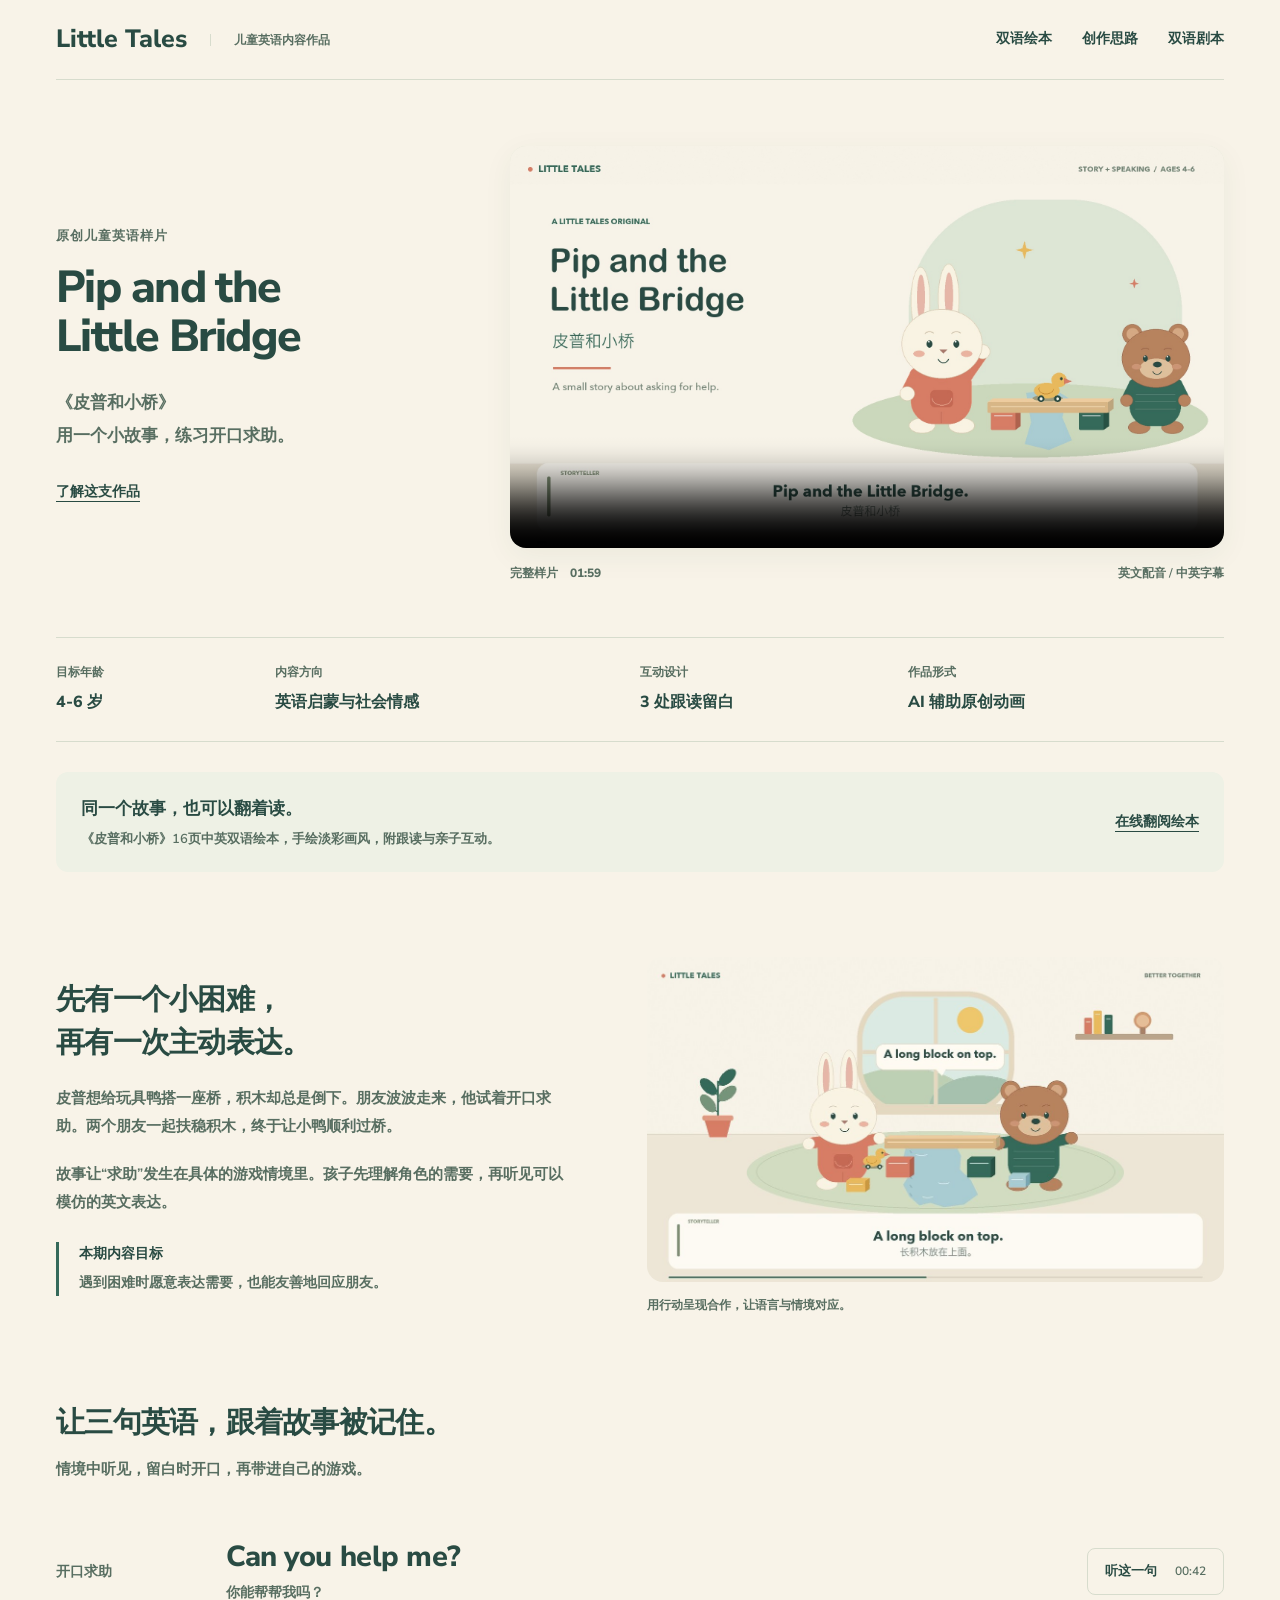
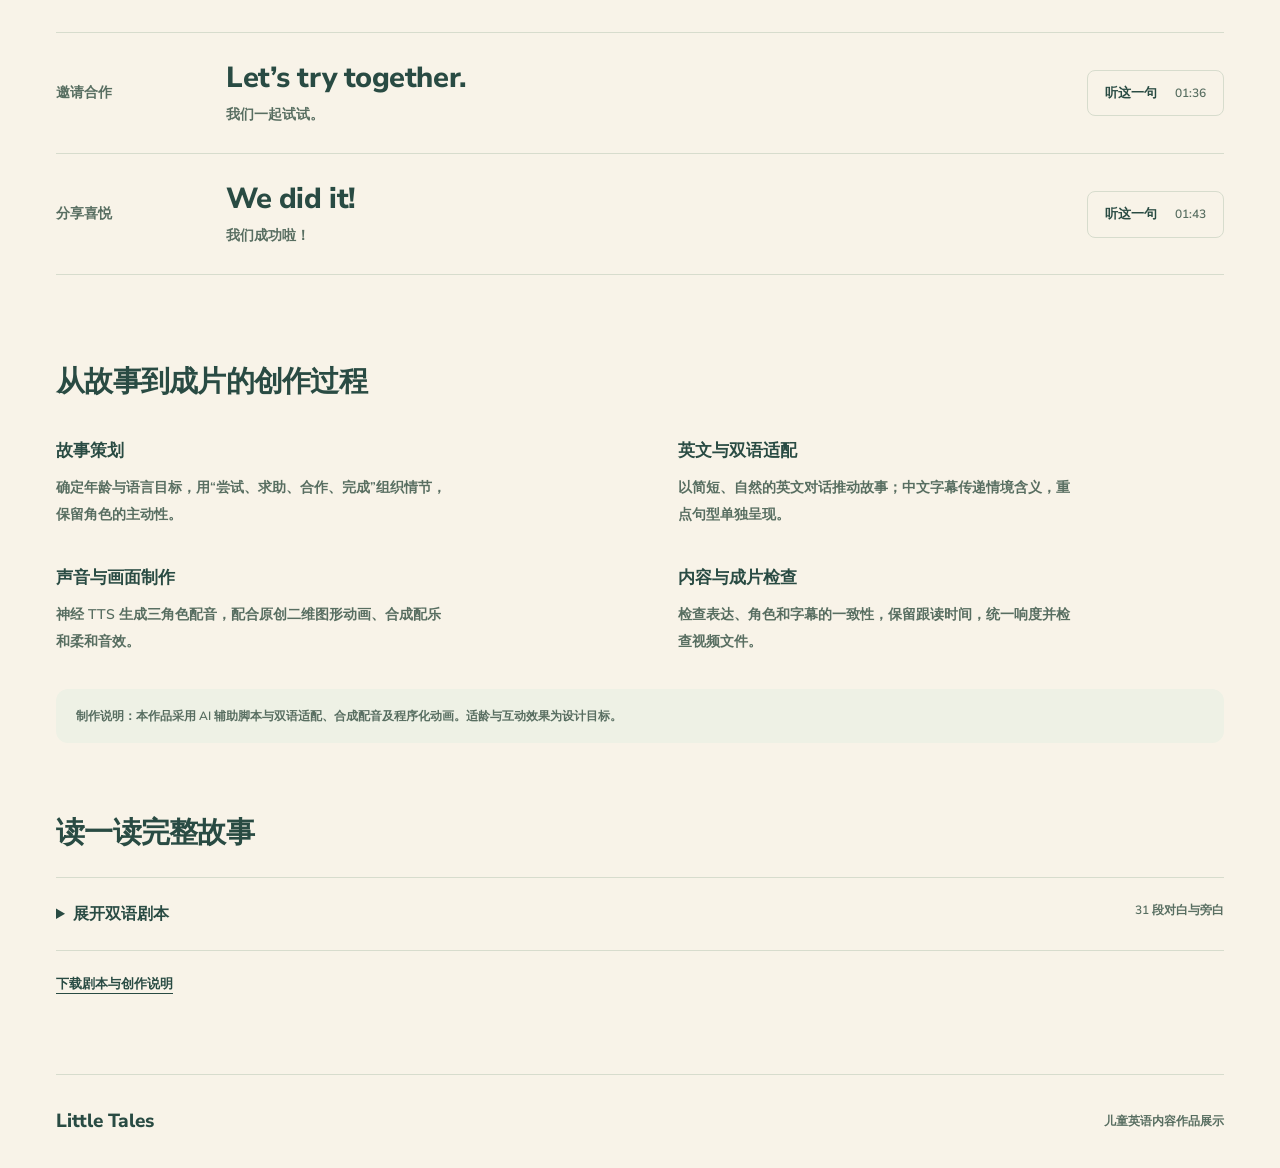
<file: index.html>
<!doctype html>
<html lang="zh-CN">
<head>
  <meta charset="utf-8">
  <meta name="viewport" content="width=device-width,initial-scale=1">
  <meta name="theme-color" content="#f8f3e8">
  <meta name="description" content="《Pip and the Little Bridge》儿童英语故事作品：面向4-6岁儿童，融合英文故事、双语字幕与跟读互动。在线观看完整样片，了解故事策划、双语适配与AI辅助制作流程。">
  <meta property="og:title" content="Pip and the Little Bridge | 儿童英语故事作品">
  <meta property="og:description" content="一个关于开口求助与合作的小故事。2分钟英文动画，附双语剧本与创作思路。">
  <meta property="og:type" content="website">
  <meta property="og:image" content="https://cassiee-z.github.io/little-tales/assets/poster.jpg">
  <meta name="color-scheme" content="light dark">
  <title>Pip and the Little Bridge | 儿童英语故事作品</title>
  <link rel="icon" href="assets/favicon.png" type="image/png">
  <link rel="preload" href="assets/nunito-sans-latin-800-normal.woff2" as="font" type="font/woff2" crossorigin>
  <link rel="stylesheet" href="style.css">
  <script src="app.js" defer></script>
</head>
<body>
  <a class="skip" href="#main">跳到作品内容</a>
  <header class="site-header wrap">
    <a class="brand" href="./" aria-label="Little Tales 作品首页">Little Tales<span>儿童英语内容作品</span></a>
    <nav aria-label="页面导航"><a href="book/">双语绘本</a><a href="#idea">创作思路</a><a href="#script">双语剧本</a></nav>
  </header>

  <main id="main">
    <section class="hero wrap" aria-labelledby="title">
      <div class="hero-copy">
        <p class="eyebrow">原创儿童英语样片</p>
        <h1 id="title" lang="en"><span>Pip and the</span> <span>Little Bridge</span></h1>
        <p class="hero-description">《皮普和小桥》<br>用一个小故事，练习开口求助。</p>
        <a class="text-link" href="#idea">了解这支作品</a>
      </div>
      <figure class="player" id="watch">
        <video id="story-video" controls playsinline preload="metadata" poster="assets/poster.jpg" aria-label="皮普和小桥：英文配音、中英字幕的儿童故事，时长约两分钟" aria-describedby="video-caption">
          <source src="assets/story.mp4" type="video/mp4">
          <track kind="captions" src="assets/english.vtt" srclang="en" label="English">
          您的浏览器暂不支持内嵌视频，可<a href="assets/story.mp4">打开视频</a>观看。
        </video>
        <p id="player-message" class="player-message" role="status" hidden></p>
        <figcaption id="video-caption"><span>完整样片 <b>01:59</b></span><span>英文配音 / 中英字幕</span></figcaption>
      </figure>
    </section>

    <dl class="facts wrap" aria-label="作品信息">
      <div><dt>目标年龄</dt><dd>4-6 岁</dd></div>
      <div><dt>内容方向</dt><dd>英语启蒙与社会情感</dd></div>
      <div><dt>互动设计</dt><dd>3 处跟读留白</dd></div>
      <div><dt>作品形式</dt><dd>AI 辅助原创动画</dd></div>
    </dl>

    <aside class="book-invitation wrap" aria-label="配套绘本">
      <div><strong>同一个故事，也可以翻着读。</strong><p>《皮普和小桥》16页中英双语绘本，手绘淡彩画风，附跟读与亲子互动。</p></div>
      <a href="book/">在线翻阅绘本</a>
    </aside>

    <section id="idea" class="idea wrap section" aria-labelledby="idea-title">
      <div class="idea-copy">
        <h2 id="idea-title">先有一个小困难，<br>再有一次主动表达。</h2>
        <p>皮普想给玩具鸭搭一座桥，积木却总是倒下。朋友波波走来，他试着开口求助。两个朋友一起扶稳积木，终于让小鸭顺利过桥。</p>
        <p>故事让“求助”发生在具体的游戏情境里。孩子先理解角色的需要，再听见可以模仿的英文表达。</p>
        <div class="editor-note"><strong>本期内容目标</strong><p>遇到困难时愿意表达需要，也能友善地回应朋友。</p></div>
      </div>
      <figure class="story-still"><img src="assets/together.jpg" width="1200" height="675" alt="皮普和波波一起扶着长积木，在室内玩具场景中搭桥" loading="lazy"><figcaption>用行动呈现合作，让语言与情境对应。</figcaption></figure>
    </section>

    <section class="language wrap section" aria-labelledby="language-title">
      <h2 id="language-title">让三句英语，跟着故事被记住。</h2>
      <p class="section-intro">情境中听见，留白时开口，再带进自己的游戏。</p>
      <div class="phrases">
        <article><div class="phrase-purpose">开口求助</div><div><h3 lang="en">Can you help me?</h3><p>你能帮帮我吗？</p></div><button class="seek" data-seek="42.4" type="button" aria-label="听这一句 00:42，求助跟读片段">听这一句 <span>00:42</span></button></article>
        <article><div class="phrase-purpose">邀请合作</div><div><h3 lang="en">Let’s try together.</h3><p>我们一起试试。</p></div><button class="seek" data-seek="96.91" type="button" aria-label="听这一句 01:36，合作跟读片段">听这一句 <span>01:36</span></button></article>
        <article><div class="phrase-purpose">分享喜悦</div><div><h3 lang="en">We did it!</h3><p>我们成功啦！</p></div><button class="seek" data-seek="103.66" type="button" aria-label="听这一句 01:43，成功跟读片段">听这一句 <span>01:43</span></button></article>
      </div>
    </section>

    <section class="making wrap section" aria-labelledby="making-title">
      <h2 id="making-title">从故事到成片的创作过程</h2>
      <div class="making-grid">
        <div><h3>故事策划</h3><p>确定年龄与语言目标，用“尝试、求助、合作、完成”组织情节，保留角色的主动性。</p></div>
        <div><h3>英文与双语适配</h3><p>以简短、自然的英文对话推动故事；中文字幕传递情境含义，重点句型单独呈现。</p></div>
        <div><h3>声音与画面制作</h3><p>神经 TTS 生成三角色配音，配合原创二维图形动画、合成配乐和柔和音效。</p></div>
        <div><h3>内容与成片检查</h3><p>检查表达、角色和字幕的一致性，保留跟读时间，统一响度并检查视频文件。</p></div>
      </div>
      <p class="credit">制作说明：本作品采用 AI 辅助脚本与双语适配、合成配音及程序化动画。适龄与互动效果为设计目标。</p>
    </section>

    <section id="script" class="script wrap section" aria-labelledby="script-title">
      <h2 id="script-title">读一读完整故事</h2>
      <details>
        <summary>展开双语剧本 <span>31 段对白与旁白</span></summary>
        <div id="transcript" class="transcript">
          <article><p class="speaker">00:00　旁白</p><p lang="en">Pip and the Little Bridge.</p><p class="translation">皮普和小桥</p></article>
<article><p class="speaker">00:03　旁白</p><p lang="en">This is Pip. Today, he is building a bridge.</p><p class="translation">这是皮普。今天，他要搭一座小桥。</p></article>
<article><p class="speaker">00:08　旁白</p><p lang="en">A bridge for his little toy duck.</p><p class="translation">这座桥，是为他的小玩具鸭搭的。</p></article>
<article><p class="speaker">00:11　Pip / 皮普</p><p lang="en">Ready, Ducky? Let&#x27;s go!</p><p class="translation">准备好了吗，小鸭？出发！</p></article>
<article><p class="speaker">00:15　旁白</p><p lang="en">One block. Two blocks.</p><p class="translation">一块积木。两块积木。</p></article>
<article><p class="speaker">00:19　旁白</p><p lang="en">Wobble, wobble... crash!</p><p class="translation">晃呀，晃呀……哗啦！</p></article>
<article><p class="speaker">00:22　Pip / 皮普</p><p lang="en">Oh no! My bridge!</p><p class="translation">哎呀！我的小桥！</p></article>
<article><p class="speaker">00:25　旁白</p><p lang="en">Pip tries again. But the blocks fall down.</p><p class="translation">皮普又试了一次，可积木还是倒了。</p></article>
<article><p class="speaker">00:30　Pip / 皮普</p><p lang="en">I can&#x27;t do it.</p><p class="translation">我搭不好。</p></article>
<article><p class="speaker">00:33　旁白</p><p lang="en">His friend Bo comes over.</p><p class="translation">他的朋友波波走了过来。</p></article>
<article><p class="speaker">00:35　Bo / 波波</p><p lang="en">Do you need some help?</p><p class="translation">你需要帮忙吗？</p></article>
<article><p class="speaker">00:37　Pip / 皮普</p><p lang="en">Yes, please. Can you help me?</p><p class="translation">需要，谢谢！你能帮帮我吗？</p></article>
<article><p class="speaker">00:42　旁白</p><p lang="en">Your turn! Say: Can you help me?</p><p class="translation">轮到你啦！说一说：你能帮帮我吗？</p><p class="pause">跟读留白 3.2 秒</p></article>
<article><p class="speaker">00:49　Bo / 波波</p><p lang="en">Of course! Let&#x27;s try together.</p><p class="translation">当然！我们一起试试。</p></article>
<article><p class="speaker">00:53　旁白</p><p lang="en">Big blocks at the bottom.</p><p class="translation">大积木放在下面。</p></article>
<article><p class="speaker">00:56　旁白</p><p lang="en">A long block on top.</p><p class="translation">长积木放在上面。</p></article>
<article><p class="speaker">00:58　Pip / 皮普</p><p lang="en">You hold this side. I&#x27;ll hold that side.</p><p class="translation">你扶这边，我扶那边。</p></article>
<article><p class="speaker">01:03　Bo / 波波</p><p lang="en">Ready? One, two, three!</p><p class="translation">准备好了吗？一、二、三！</p></article>
<article><p class="speaker">01:08　旁白</p><p lang="en">The bridge is ready. Pip gives it a gentle tap.</p><p class="translation">小桥搭好了。皮普轻轻碰了碰。</p></article>
<article><p class="speaker">01:13　Pip / 皮普</p><p lang="en">It&#x27;s not wobbly!</p><p class="translation">它不晃啦！</p></article>
<article><p class="speaker">01:16　旁白</p><p lang="en">Now, the little duck can cross.</p><p class="translation">现在，小鸭可以过桥啦。</p></article>
<article><p class="speaker">01:19　旁白</p><p lang="en">Roll, roll, roll... all the way across!</p><p class="translation">滚呀，滚呀……顺利到对岸！</p></article>
<article><p class="speaker">01:23　Pip / 皮普</p><p lang="en">We did it!</p><p class="translation">我们成功啦！</p></article>
<article><p class="speaker">01:24　Bo / 波波</p><p lang="en">We did it together!</p><p class="translation">这是我们一起做到的！</p></article>
<article><p class="speaker">01:27　旁白</p><p lang="en">Pip smiles. Asking for help was a good idea.</p><p class="translation">皮普笑了。原来，开口求助是个好办法。</p></article>
<article><p class="speaker">01:32　Pip / 皮普</p><p lang="en">Thank you, Bo.</p><p class="translation">谢谢你，波波。</p></article>
<article><p class="speaker">01:34　Bo / 波波</p><p lang="en">You&#x27;re welcome, Pip.</p><p class="translation">不客气，皮普。</p></article>
<article><p class="speaker">01:36　旁白</p><p lang="en">Now you try! Let&#x27;s try together.</p><p class="translation">现在你来试试！我们一起试试。</p><p class="pause">跟读留白 3.2 秒</p></article>
<article><p class="speaker">01:43　旁白</p><p lang="en">One more! We did it!</p><p class="translation">再说一句！我们成功啦！</p><p class="pause">跟读留白 2.8 秒</p></article>
<article><p class="speaker">01:49　旁白</p><p lang="en">What will you build with a friend?</p><p class="translation">你想和朋友一起搭什么呢？</p></article>
<article><p class="speaker">01:54　旁白</p><p lang="en">A little bridge. A big team.</p><p class="translation">小小的桥，大大的合作。</p></article>
        </div>
      </details>
      <a class="resource-link" href="assets/creative-notes.md" download="皮普和小桥_剧本与创作说明.md">下载剧本与创作说明</a>
    </section>
  </main>
  <footer class="wrap"><p>Little Tales</p><span>儿童英语内容作品展示</span></footer>
</body>
</html>
</file>
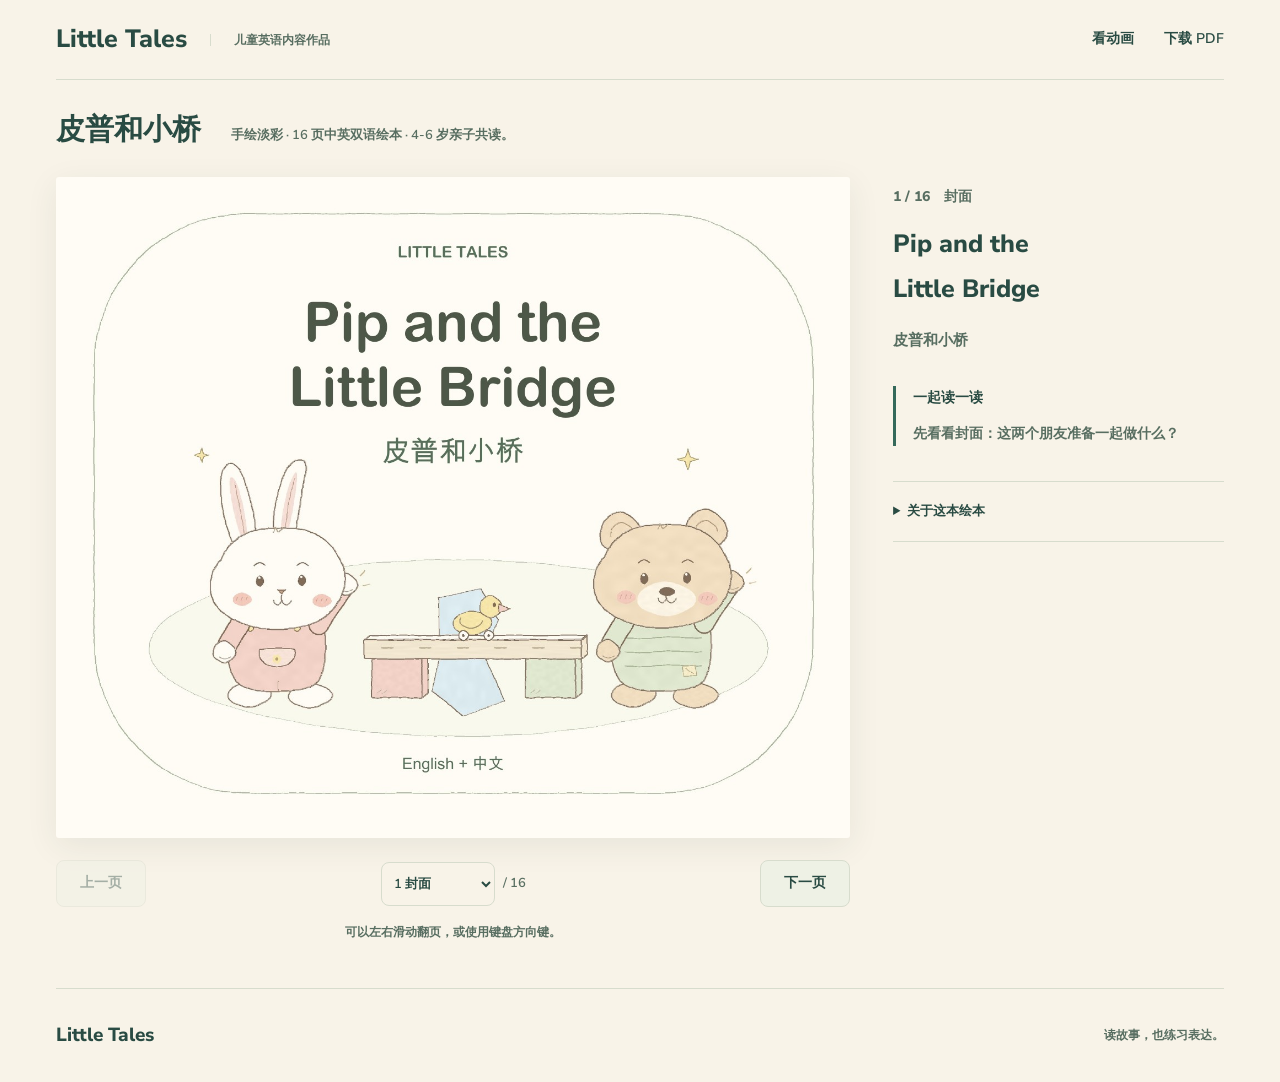
<file: book/index.html>
<!doctype html>
<html lang="zh-CN">
<head>
  <meta charset="utf-8">
  <meta name="viewport" content="width=device-width,initial-scale=1">
  <title>皮普和小桥 | 中英双语绘本 | Little Tales</title>
  <meta name="description" content="在线翻阅16页原创儿童双语绘本《皮普和小桥》。一个关于开口求助与合作的小故事，适合4-6岁亲子共读。附PDF下载与配套英文动画。">
  <meta name="theme-color" content="#f8f3e8">
  <meta name="color-scheme" content="light dark">
  <meta property="og:title" content="皮普和小桥 | 中英双语绘本">
  <meta property="og:description" content="和皮普、波波一起搭一座桥，学会开口求助。16页双语绘本，支持在线翻阅。">
  <meta property="og:type" content="website">
  <meta property="og:image" content="https://cassiee-z.github.io/little-tales/book/pages/page-01-sketch.jpg">
  <link rel="icon" href="../assets/favicon.png">
  <link rel="stylesheet" href="../style.css">
  <link rel="stylesheet" href="book.css">
  <link rel="preload" href="pages/page-01-sketch.jpg" as="image">
  <script src="book.js?v=handdrawn-1" defer></script>
</head>
<body>
  <a class="skip" href="#reader">跳到绘本</a>
  <header class="site-header wrap">
    <a class="brand" href="../">Little Tales<span>儿童英语内容作品</span></a>
    <nav aria-label="作品导航"><a href="../#watch">看动画</a><a href="pip-and-the-little-bridge-handdrawn.pdf" download="皮普和小桥_中英双语绘本_手绘版.pdf">下载 PDF</a></nav>
  </header>
  <main class="book-main wrap">
    <div class="book-heading"><h1>皮普和小桥</h1><p>手绘淡彩 · 16 页中英双语绘本 · 4-6 岁亲子共读。</p></div>
    <div class="reading-layout">
      <section id="reader" class="reader" aria-label="绘本阅读器">
        <div class="paper" id="paper" aria-busy="false">
          <img id="book-page" src="pages/page-01-sketch.jpg" width="1440" height="1200" alt="绘本封面：皮普和波波站在小桥两旁，小玩具鸭在桥上。" fetchpriority="high">
        </div>
        <p id="load-status" role="status" class="load-status" hidden></p>
        <div class="reader-controls">
          <button id="previous" type="button" disabled>上一页</button>
          <label for="page-select" class="sr-only">选择绘本页码</label>
          <div class="page-position"><select id="page-select" aria-label="选择绘本页码"><option value="0">封面</option></select><span aria-hidden="true">/ 16</span></div>
          <button id="next" type="button">下一页</button>
        </div>
        <p class="reader-help">可以左右滑动翻页，或使用键盘方向键。</p>
        <noscript><p>浏览器未启用 JavaScript。您可以<a href="pip-and-the-little-bridge-handdrawn.pdf">直接阅读 PDF 绘本</a>。</p></noscript>
      </section>
      <aside class="page-notes" aria-label="本页文字与共读提示">
        <h2 id="page-name" aria-live="polite" aria-atomic="true">封面</h2>
        <div id="page-text" class="page-text"><p lang="en">Pip and the Little Bridge</p><p lang="zh-CN">皮普和小桥</p></div>
        <div class="read-together"><h3>一起读一读</h3><p id="reading-tip">先看看封面：这两个朋友准备一起做什么？</p></div>
        <details class="about-book"><summary>关于这本绘本</summary><p>故事以搭积木为情境，让“求助、合作、感谢”在角色的行动中发生。英文短句配中文适配，末尾设有跟读与开放式搭建问题。</p><p>本书与同名动画共用角色和故事内核，针对翻页阅读重新编排文字与画面，以松软的铅笔感线条、柔和淡彩和俏皮表情呈现。</p><p class="small">原创双语绘本，采用 AI 辅助创作与程序绘图。</p></details>
      </aside>
    </div>
  </main>
  <footer class="wrap"><p>Little Tales</p><span>读故事，也练习表达。</span></footer>
  <script type="application/json" id="book-data">[{"kind": "cover", "en": ["Pip and the", "Little Bridge"], "zh": "皮普和小桥", "alt": "皮普和波波站在小桥两旁，小玩具鸭在桥上。"}, {"kind": "meet", "en": ["Pip has a box of blocks.", "And a little toy duck."], "zh": "皮普有一盒彩色积木，还有一只小玩具鸭。", "alt": "皮普坐在地垫旁，一盒彩色积木和玩具鸭摆在面前。"}, {"kind": "idea", "en": ["“I’ll build you a bridge,” says Pip.", "“Then you can cross!”"], "zh": "“我要给你搭一座桥，”皮普说，“这样，你就能过去啦！”", "alt": "皮普看着蓝布做的小河，想象小鸭过桥的样子。"}, {"kind": "stack", "en": ["One block. Two blocks.", "Up, up, up!"], "zh": "一块积木，两块积木。搭呀，搭呀，搭高啦！", "alt": "皮普把积木一块块叠高，最上面的一块有些倾斜。"}, {"kind": "fall", "en": ["Wobble, wobble...", "CRASH!"], "zh": "晃呀，晃呀……哗啦！", "alt": "积木向两旁倒下，皮普惊讶地张开嘴。"}, {"kind": "sad", "en": ["Pip tries again.", "Down they go again.", "“I can’t do it.”"], "zh": "皮普又试了一次。积木还是倒了。“我搭不好。”", "alt": "皮普低着头，地垫上散着倒下的积木。"}, {"kind": "hello", "en": ["Bo comes over.", "“Do you need some help?”"], "zh": "波波走了过来。“你需要帮忙吗？”", "alt": "波波走到皮普身边，抬起一只手，友善地询问。"}, {"kind": "ask", "en": ["“Yes, please,” says Pip.", "“Can you help me?”"], "zh": "“需要，谢谢！”皮普说，“你能帮帮我吗？”", "alt": "皮普看着波波，主动开口求助。"}, {"kind": "together", "en": ["“Of course!” says Bo.", "“Let’s try together.”"], "zh": "“当然！”波波说，“我们一起试试。”", "alt": "波波伸出手，皮普也准备一起动手搭桥。"}, {"kind": "plan", "en": ["Big blocks at the bottom.", "A long block on top."], "zh": "大积木放在下面，长积木放在上面。", "alt": "两块大积木作为桥墩，一块长积木作为桥面。"}, {"kind": "hold", "en": ["“You hold this side.", "I’ll hold that side.”", "“One, two, three!”"], "zh": "“你扶这边，我扶那边。”“一、二、三！”", "alt": "皮普和波波分别扶住长积木的两端，一起把它放好。"}, {"kind": "cross", "en": ["Pip gives the bridge a gentle tap.", "It stays up!", "The little duck rolls across."], "zh": "皮普轻轻碰了碰小桥。桥稳稳的！小鸭顺利滚到了另一边。", "alt": "稳固的小桥连接两岸，小玩具鸭沿桥面滚动。"}, {"kind": "yay", "en": ["“We did it together!”", "“Thank you, Bo.”", "“You’re welcome, Pip.”"], "zh": "“我们一起做到了！”“谢谢你，波波。”“不客气，皮普。”", "alt": "两个朋友举起双手庆祝成功，小鸭已经到达另一边。"}, {"kind": "practice", "en": ["Can you help me?", "Let’s try together.", "We did it!"], "zh": "你能帮帮我吗？|我们一起试试。|我们成功啦！", "alt": "皮普和波波带着读者练习三个英文短句。"}, {"kind": "activity", "en": ["What will you build with a friend?", "A bridge? A house? Something new?"], "zh": "你想和朋友一起搭什么？一座桥？一间房子？还是别的新东西？", "alt": "积木搭成的小桥和小房子，中间留着一块空地，邀请孩子想象。"}, {"kind": "back", "en": ["A little bridge.", "A big team."], "zh": "小小的桥，大大的合作。", "alt": "皮普和波波并肩站着，小桥和小鸭在他们身边。"}]</script>
</body>
</html>
</file>
<file: style.css>
/* Original static portfolio. Existing film palette; variance 5, motion 2, density 3.
   No UI framework needed for one native media player and a transcript disclosure.
   Radius scale: media 16px, notes 12px, controls 8px. No external runtime requests. */
@font-face{font-family:Nunito;src:url('assets/nunito-sans-latin-800-normal.woff2') format('woff2');font-weight:800;font-display:swap}
@font-face{font-family:Nunito;src:url('assets/nunito-sans-latin-600-normal.woff2') format('woff2');font-weight:600;font-display:swap}
:root{color-scheme:light dark;--bg:#f8f3e8;--text:#294b43;--muted:#586e61;--accent:#35695a;--line:#d7dccd;--surface:#eef1e5;--player:#e4e8d9;--button-text:#fcfbf5}
*{box-sizing:border-box}html{scroll-behavior:smooth;scroll-padding-top:32px}body{margin:0;background:var(--bg);color:var(--text);font-family:Nunito,"PingFang SC","Microsoft YaHei",system-ui,sans-serif;font-size:16px;line-height:1.75;font-weight:600;-webkit-font-smoothing:antialiased}a{color:inherit;text-underline-offset:5px}button{font:inherit}button,a,summary{-webkit-tap-highlight-color:transparent}:focus-visible{outline:3px solid var(--accent);outline-offset:6px}button:active,.text-link:active{transform:translateY(1px)}.wrap{width:min(1224px,calc(100% - 112px));margin-inline:auto}.skip{position:fixed;inset:8px auto auto 8px;transform:translateY(-200%);padding:10px 16px;background:var(--accent);color:var(--button-text);z-index:2}.skip:focus{transform:translateY(0)}.site-header{height:80px;display:flex;justify-content:space-between;align-items:center;border-bottom:1px solid var(--line)}.brand{font-size:25px;line-height:1;font-weight:800;text-decoration:none;display:flex;align-items:center;gap:23px}.brand span{font-size:12px;font-weight:600;color:var(--muted);border-left:1px solid var(--line);padding-left:23px}.site-header nav{display:flex;gap:30px}.site-header nav a{font-size:14px;text-decoration:none}.site-header nav a:hover,.resource-link:hover{color:var(--accent);text-decoration:underline}.hero{display:grid;grid-template-columns:minmax(270px,.9fr) minmax(0,1.6fr);gap:52px;align-items:center;padding-top:66px;padding-bottom:53px}.eyebrow{font-size:13px;letter-spacing:.08em;color:var(--muted);margin:0 0 17px}h1,h2,h3,p,figure{margin:0}h1{font-size:clamp(38px,3.5vw,51px);line-height:1.09;font-weight:800;letter-spacing:-.035em;max-width:440px}.hero-description{font-size:17px;line-height:1.95;margin-top:24px;color:var(--muted)}.text-link{display:inline-block;font-size:14px;margin-top:28px;text-decoration:underline}.player{min-width:0;scroll-margin-top:24px}.player video{display:block;width:100%;aspect-ratio:16/9;border-radius:16px;background:var(--player);box-shadow:0 8px 30px rgb(42 77 59 / .06)}.player figcaption{display:flex;justify-content:space-between;gap:16px;margin-top:15px;font-size:12px;color:var(--muted)}.player figcaption b{font-weight:800;margin-left:9px}.player-message{margin-top:10px;padding:12px 16px;background:var(--surface);border-radius:8px;font-size:14px}.facts{display:grid;grid-template-columns:.8fr 1.4fr 1fr 1.3fr;gap:25px;margin-top:0;margin-bottom:0;padding-top:24px;padding-bottom:25px;border-top:1px solid var(--line);border-bottom:1px solid var(--line)}.facts dt{font-size:12px;color:var(--muted);margin-bottom:5px}.facts dd{margin:0;font-size:16px;font-weight:800}.section{padding-top:85px}h2{font-size:29px;line-height:1.5;letter-spacing:-.025em;font-weight:800}h3{font-weight:800}.idea{display:grid;grid-template-columns:1fr 1.13fr;gap:80px;align-items:center}.idea-copy>p{font-size:15px;color:var(--muted);margin-top:19px;line-height:1.9}.editor-note{margin-top:25px;padding-left:20px;border-left:3px solid var(--accent);font-size:14px}.editor-note strong{font-weight:800}.editor-note p{margin-top:5px;color:var(--muted)}.story-still img{display:block;width:100%;height:auto;border-radius:16px}.story-still figcaption{font-size:12px;color:var(--muted);margin-top:13px}.section-intro{margin-top:12px;color:var(--muted);font-size:15px}.phrases{margin-top:29px}.phrases article{display:grid;grid-template-columns:145px 1fr auto;align-items:center;gap:25px;padding:26px 0;border-bottom:1px solid var(--line)}.phrase-purpose{color:var(--muted);font-size:14px}.phrases h3{font-size:29px;line-height:1.3;letter-spacing:-.015em}.phrases article p{font-size:14px;color:var(--muted);margin-top:6px}.seek{border:1px solid var(--line);padding:11px 17px;border-radius:8px;background:transparent;color:var(--text);font-size:13px;white-space:nowrap;cursor:pointer;transition:background .16s ease}.seek span{font-size:12px;margin-left:15px;color:var(--muted)}.seek:hover{background:var(--surface);border-color:var(--accent)}.making-grid{display:grid;grid-template-columns:1fr 1fr;column-gap:75px;row-gap:34px;margin-top:32px}.making-grid h3{font-size:17px}.making-grid p{font-size:14px;color:var(--muted);line-height:1.9;margin-top:10px;max-width:49ch}.credit{margin-top:33px;padding:16px 20px;background:var(--surface);border-radius:12px;color:var(--muted);font-size:12px;line-height:1.9}.script{padding-top:68px}details{border-top:1px solid var(--line);border-bottom:1px solid var(--line);margin-top:22px}summary{padding:22px 0;cursor:pointer;font-size:16px;font-weight:800}summary span{float:right;font-size:12px;color:var(--muted);font-weight:600}details[open] summary{margin-bottom:10px}.transcript{display:grid;grid-template-columns:1fr 1fr;gap:26px 55px;padding-bottom:32px}.transcript article{min-width:0}.transcript .speaker{font-size:11px;color:var(--muted);margin-bottom:5px}.transcript p[lang=en]{font-size:17px;line-height:1.6}.transcript .translation{font-size:13px;color:var(--muted);margin-top:4px}.transcript .pause{font-size:12px;color:var(--accent);margin-top:7px}.resource-link{display:inline-block;font-size:13px;margin-top:22px}footer{display:flex;align-items:center;justify-content:space-between;padding-block:30px;margin-top:77px;border-top:1px solid var(--line)}footer p{font-size:19px;font-weight:800}footer span{font-size:12px;color:var(--muted)}
@media(prefers-color-scheme:dark){:root{--bg:#192b25;--text:#e8efdf;--muted:#b5c6b8;--accent:#9fc8ad;--line:#3b5145;--surface:#233b30;--player:#294b43;--button-text:#192b25}.player video{box-shadow:none}}
@media(max-width:1024px){.wrap{width:calc(100% - 64px)}.hero{gap:30px;grid-template-columns:minmax(245px,.85fr) minmax(0,1.3fr);padding-top:49px}.hero h1{font-size:38px}.idea{gap:40px}.brand{font-size:23px}.brand span{display:none}.phrases article{grid-template-columns:100px 1fr auto;gap:18px}}
@media(max-width:767px){.wrap{width:calc(100% - 40px)}.site-header{height:68px}.brand{font-size:23px}.site-header nav{gap:20px}.site-header nav a{font-size:12px}.hero{display:flex;flex-direction:column;align-items:stretch;gap:26px;padding-top:32px;padding-bottom:27px}.hero h1{font-size:39px;max-width:370px;line-height:1.08}.hero-description{margin-top:15px;font-size:15px;line-height:1.8}.eyebrow{font-size:11px;margin-bottom:12px}.text-link{margin-top:16px;font-size:13px}.player video{border-radius:12px}.player figcaption{font-size:11px;gap:10px}.facts{grid-template-columns:1fr 1fr;gap:22px 16px;padding-block:23px}.facts dd{font-size:14px}.facts dt{font-size:11px}.section{padding-top:50px}h2{font-size:25px}.idea{grid-template-columns:1fr;gap:28px}.idea-copy>p{font-size:14px}.story-still img{border-radius:12px}.phrases article{grid-template-columns:1fr auto;gap:8px 12px;padding-block:23px}.phrase-purpose{grid-column:1/-1;font-size:12px}.phrases h3{font-size:25px}.phrases article p{font-size:12px}.seek{padding:9px 10px;font-size:12px}.seek span{display:block;margin:1px 0 0}.making-grid{grid-template-columns:1fr;gap:23px;margin-top:25px}.making-grid h3{font-size:16px}.making-grid p{font-size:14px;max-width:none}.credit{font-size:12px;padding:16px}.transcript{grid-template-columns:1fr;gap:24px}.transcript p[lang=en]{font-size:17px}summary{font-size:14px}summary span{font-size:10px}footer{margin-top:45px;padding-block:25px}footer span{font-size:11px}}
@media(prefers-reduced-motion:reduce){html{scroll-behavior:auto}*{transition:none!important}}

h1 span{display:block}

.book-invitation{display:flex;justify-content:space-between;align-items:center;gap:25px;padding:22px 25px;margin-top:30px;background:var(--surface);border-radius:12px}.book-invitation strong{font-size:17px;font-weight:800}.book-invitation p{font-size:13px;margin-top:4px;color:var(--muted)}.book-invitation a{font-size:14px;white-space:nowrap;font-weight:800}@media(max-width:767px){.book-invitation{display:block;padding:20px}.book-invitation a{display:inline-block;margin-top:13px}.book-invitation strong{font-size:16px}.site-header nav{gap:13px}}
</file>
<file: book/book.css>
.book-main{padding-top:28px}.book-heading{display:flex;gap:30px;align-items:baseline;margin-bottom:25px}.book-heading h1{font-size:29px;letter-spacing:0;line-height:1.5}.book-heading p{color:var(--muted);font-size:13px}.reading-layout{display:grid;grid-template-columns:minmax(0,2.4fr) minmax(240px,1fr);gap:43px;align-items:start}.reader{min-width:0;scroll-margin-top:15px}.paper{background:#f8f3e8;aspect-ratio:6/5;box-shadow:0 8px 32px rgb(32 66 45 / .08);overflow:hidden;border-radius:3px;touch-action:pan-y pinch-zoom}.paper img{display:block;width:100%;height:auto}.reader-controls{display:flex;justify-content:space-between;align-items:center;gap:15px;margin-top:22px}.reader-controls button{border:1px solid var(--line);border-radius:8px;padding:10px 23px;background:var(--surface);color:var(--text);font-size:14px;cursor:pointer;min-height:44px}.reader-controls button:hover:enabled{border-color:var(--accent)}.reader-controls button:disabled{opacity:.4;cursor:default}.page-position{display:flex;align-items:center;gap:8px;color:var(--muted);font-size:13px}.page-position select{color:var(--text);border:1px solid var(--line);border-radius:8px;background:var(--bg);font:inherit;padding:10px 8px;min-height:44px}.reader-help{font-size:12px;color:var(--muted);margin-top:15px;text-align:center}.page-notes{padding-top:9px}.page-notes h2{font-size:14px;letter-spacing:0;color:var(--muted)}.page-text{margin-top:19px}.page-text p[lang=en]{font-size:25px;line-height:1.5;font-weight:800;margin-bottom:8px}.page-text p[lang=zh-CN]{font-size:15px;color:var(--muted);line-height:1.9;margin-top:17px}.read-together{margin-top:32px;padding-left:17px;border-left:3px solid var(--accent)}.read-together h3{font-size:14px}.read-together p{font-size:14px;margin-top:10px;color:var(--muted);line-height:1.85}.about-book{margin-top:35px}.about-book summary{font-size:13px;padding-block:18px}.about-book p{font-size:13px;color:var(--muted);margin:0 0 15px;line-height:1.8}.about-book .small{font-size:11px}.load-status{font-size:13px;padding:12px 0;color:var(--muted)}.sr-only{position:absolute;width:1px;height:1px;padding:0;margin:-1px;overflow:hidden;clip:rect(0,0,0,0);white-space:nowrap;border:0}footer{margin-top:45px}.reader button:focus-visible,.reader select:focus-visible{outline-offset:3px}
@media(max-width:1024px){.reading-layout{grid-template-columns:minmax(0,1.8fr) minmax(220px,1fr);gap:29px}.page-text p[lang=en]{font-size:22px}.book-heading{display:block}.book-heading p{margin-top:5px}}
@media(max-width:767px){.book-main{padding-top:24px}.book-heading{margin-bottom:22px}.book-heading h1{font-size:26px}.book-heading p{font-size:12px}.reading-layout{grid-template-columns:1fr;gap:26px}.reader-controls{margin-top:16px;gap:9px}.reader-controls button{padding-inline:16px;font-size:13px}.reader-help{font-size:11px;margin-top:12px}.page-notes{padding-top:22px;border-top:1px solid var(--line)}.page-text p[lang=en]{font-size:23px}.read-together{margin-top:24px}.about-book{margin-top:26px}.site-header nav{gap:18px}}

.paper[aria-busy="true"] img{opacity:.65}
</file>
